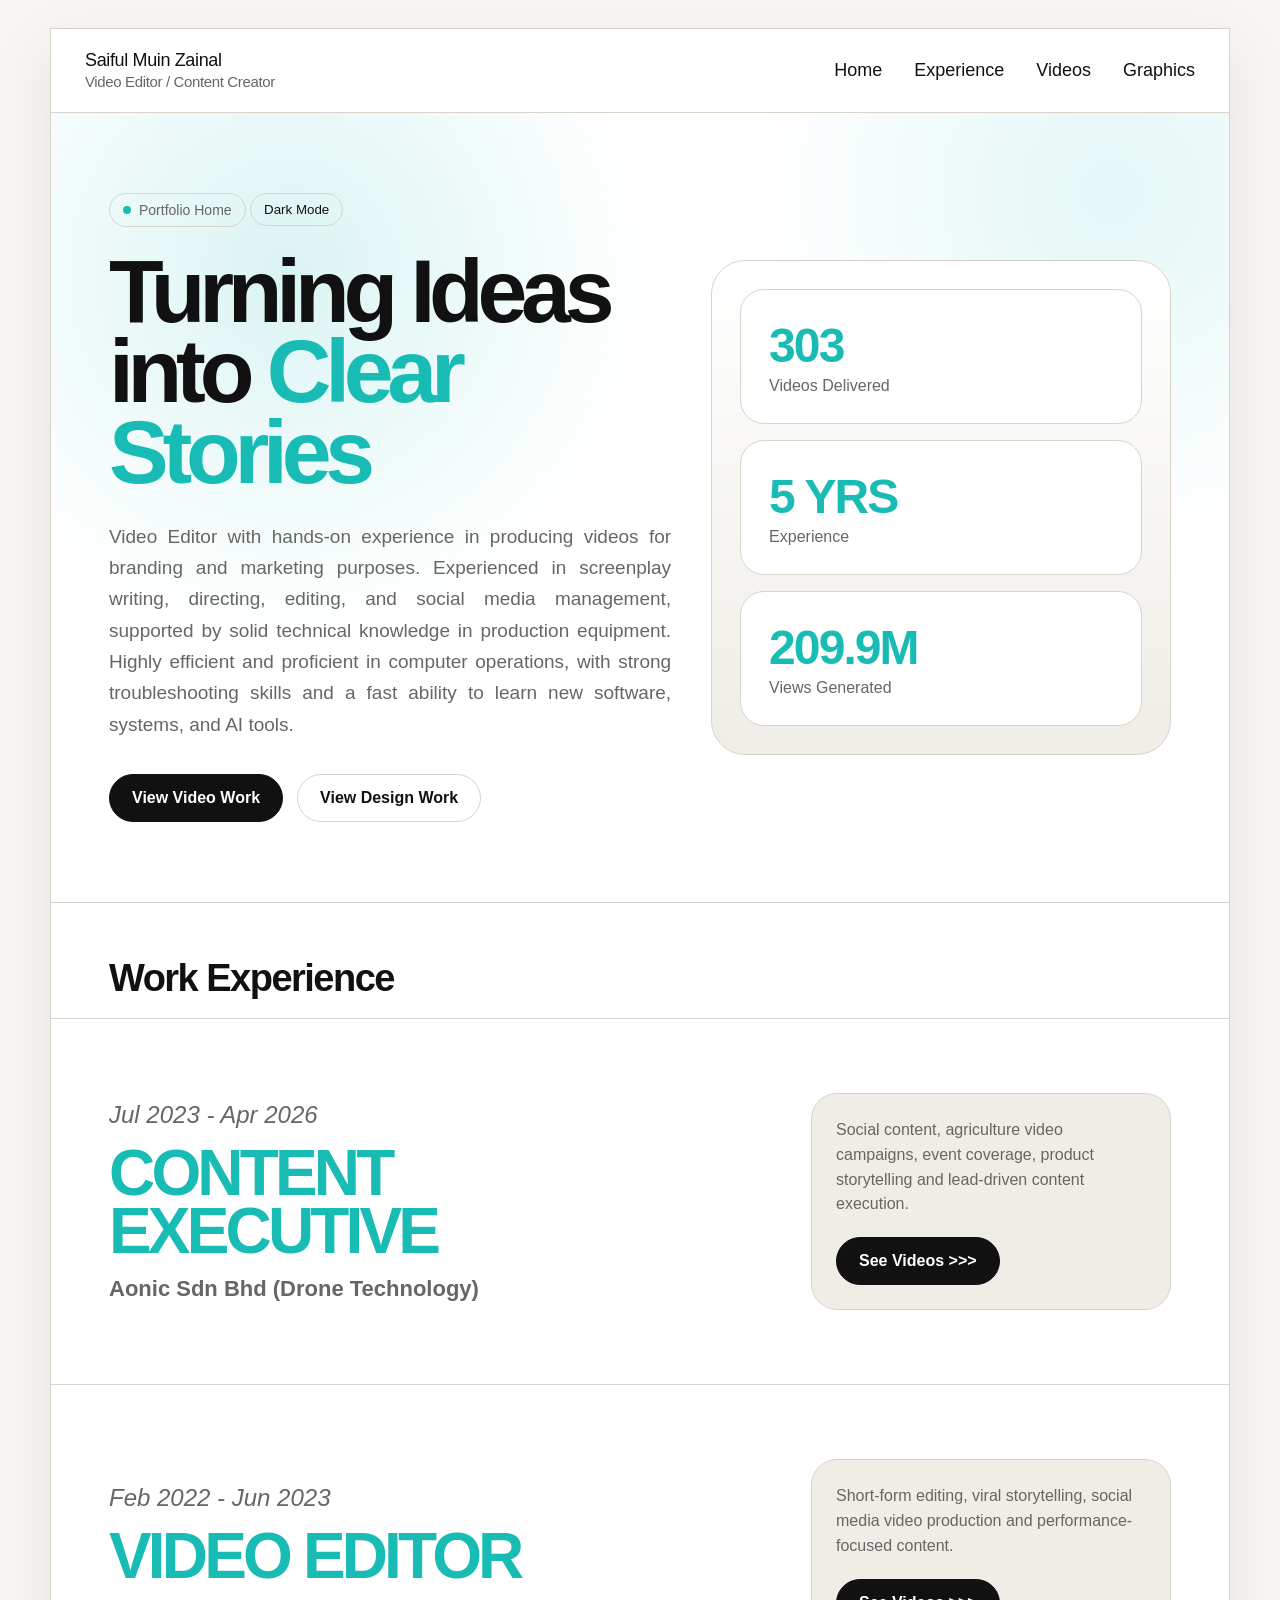
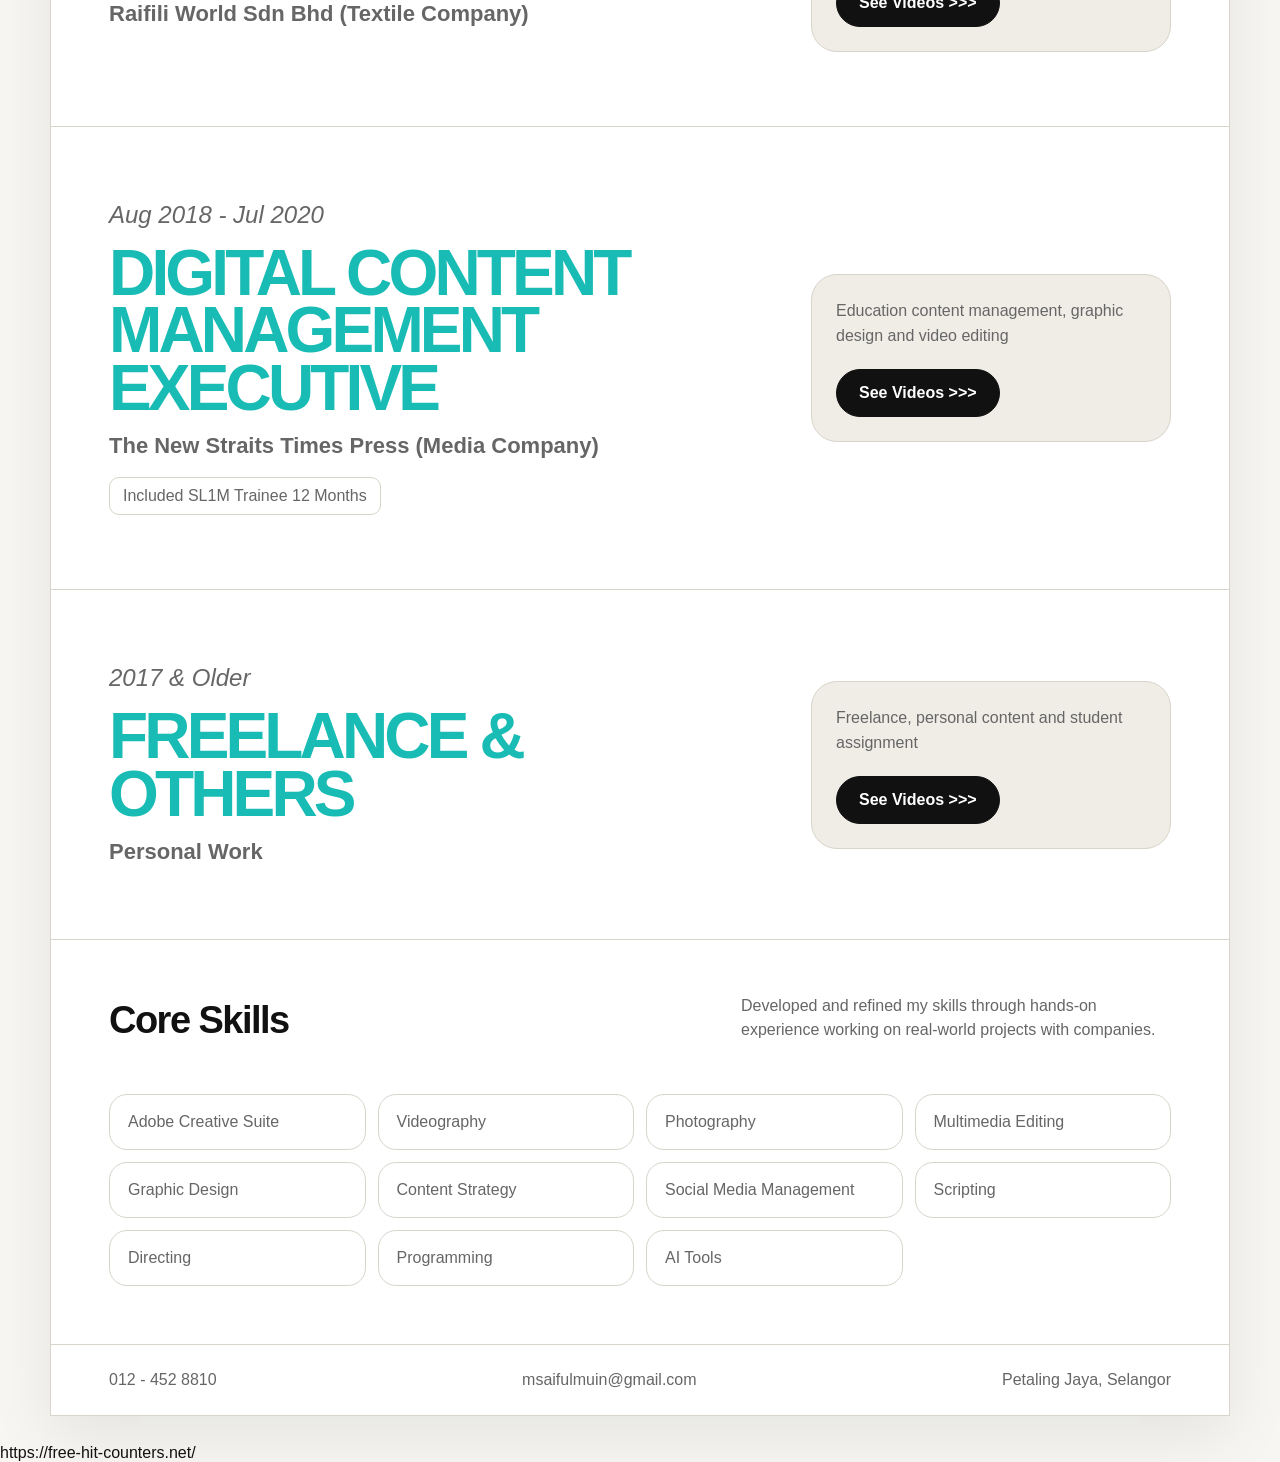
<file: index.html>
<!DOCTYPE html>
<html lang="en">
<head>
<meta charset="UTF-8" />
<meta name="viewport" content="width=device-width, initial-scale=1.0" />
<title>Saiful Muin Zainal | Video Portfolio</title>
<style>
:root{
  --bg:#f7f6f2;
  --ink:#111111;
  --muted:#666666;
  --line:#d8d4ca;
  --accent:#18bcb4;
  --accent-dark:#0f8f89;
  --card:#ffffff;
  --soft:#efede6;
  --shadow:0 20px 60px rgba(0,0,0,.08);
}

.dark{
  --bg:#080b12;
  --ink:#f3f4f6;
  --muted:#9ca3af;
  --line:#202838;
  --accent:#35d8cf;
  --accent-dark:#19aaa2;
  --card:#0f1522;
  --soft:#111827;
  --shadow:0 20px 70px rgba(0,0,0,.35);
}

*{margin:0;padding:0;box-sizing:border-box}
html{scroll-behavior:smooth}
body{
  font-family:Inter, Arial, Helvetica, sans-serif;
  background:var(--bg);
  color:var(--ink);
  transition:.25s ease;
}

a{color:inherit;text-decoration:none}

.page{
  width:min(1180px, calc(100% - 40px));
  margin:28px auto;
  border:1px solid var(--line);
  background:var(--card);
  box-shadow:var(--shadow);
}

.nav{
  position:sticky;
  top:0;
  z-index:99;
  display:flex;
  align-items:center;
  justify-content:space-between;
  gap:24px;
  padding:22px 34px;
  border-bottom:1px solid var(--line);
  background:rgba(255,255,255,.86);
  backdrop-filter:blur(18px);
}
.dark .nav{background:rgba(15,21,34,.82)}

.brand{
  font-size:18px;
  line-height:1.05;
  letter-spacing:-.02em;
}
.brand span{display:block;color:var(--muted);font-size:15px;margin-top:4px}

.menu{
  display:flex;
  align-items:center;
  gap:32px;
  list-style:none;
  font-size:18px;
}
.menu a{position:relative}
.menu a:after{
  content:"";
  position:absolute;
  left:0;
  bottom:-8px;
  width:0;
  height:2px;
  background:var(--accent);
  transition:.25s ease;
}
.menu a:hover:after{width:100%}

.theme{
  border:1px solid var(--line);
  background:transparent;
  color:var(--ink);
  padding:8px 13px;
  border-radius:999px;
  cursor:pointer;
}

.hero{
  min-height:560px;
  display:grid;
  grid-template-columns:1.1fr .9fr;
  gap:40px;
  align-items:center;
  padding:80px 58px;
  border-bottom:1px solid var(--line);
  background:
    radial-gradient(circle at 20% 20%, rgba(24,188,180,.16), transparent 32%),
    radial-gradient(circle at 90% 10%, rgba(24,188,180,.12), transparent 28%);
}

.eyebrow{
  display:inline-flex;
  gap:8px;
  align-items:center;
  padding:8px 13px;
  border:1px solid var(--line);
  border-radius:999px;
  color:var(--muted);
  font-size:14px;
  margin-bottom:24px;
}
.eyebrow:before{content:"";width:8px;height:8px;border-radius:50%;background:var(--accent)}

.hero h1{
  font-size:clamp(48px, 7vw, 104px);
  line-height:.9;
  letter-spacing:-.07em;
  max-width:780px;
}
.hero h1 em{
  font-style:normal;
  color:var(--accent);
}
.hero p{
  max-width:660px;
  margin-top:28px;
  color:var(--muted);
  font-size:19px;
  line-height:1.65;
}

.hero-actions{display:flex;gap:14px;flex-wrap:wrap;margin-top:34px}
.btn{
  display:inline-flex;
  align-items:center;
  justify-content:center;
  min-height:48px;
  padding:0 22px;
  border-radius:999px;
  border:1px solid var(--line);
  font-weight:700;
  transition:.2s ease;
}
.btn.primary{background:var(--ink);color:var(--card);border-color:var(--ink)}
.btn:hover{transform:translateY(-2px)}

.stat-panel{
  border:1px solid var(--line);
  border-radius:34px;
  padding:28px;
  background:linear-gradient(180deg, var(--card), var(--soft));
}
.stats{display:grid;gap:16px}
.stat{
  padding:28px;
  border:1px solid var(--line);
  border-radius:24px;
  background:var(--card);
}
.stat strong{display:block;color:var(--accent);font-size:48px;letter-spacing:-.04em}
.stat span{display:block;color:var(--muted);font-size:16px;margin-top:4px}

.section-title{
  padding:54px 58px 18px;
  display:flex;
  justify-content:space-between;
  gap:20px;
  align-items:end;
}
.section-title h2{font-size:38px;letter-spacing:-.04em}
.section-title p{color:var(--muted);max-width:430px;line-height:1.5}

.timeline{border-top:1px solid var(--line)}
.work{
  display:grid;
  grid-template-columns:1.1fr .9fr;
  gap:32px;
  align-items:center;
  padding:74px 58px;
  border-bottom:1px solid var(--line);
  position:relative;
  overflow:hidden;
}
.work:before{
  content:"";
  position:absolute;
  left:0;
  top:0;
  width:6px;
  height:100%;
  background:var(--accent);
  transform:scaleY(0);
  transform-origin:top;
  transition:.35s ease;
}
.work:hover:before{transform:scaleY(1)}
.date{
  font-size:24px;
  font-style:italic;
  color:var(--muted);
  margin-bottom:16px;
}
.role{
  font-size:clamp(38px,5vw,72px);
  line-height:.9;
  letter-spacing:-.06em;
  color:var(--accent);
  text-transform:uppercase;
  font-weight:900;
}
.company{
  margin-top:16px;
  font-size:22px;
  font-weight:800;
  color:var(--muted);
}
.badge{
  display:inline-block;
  margin-top:18px;
  padding:9px 13px;
  border:1px solid var(--line);
  border-radius:10px;
  color:var(--muted);
}
.work-card{
  justify-self:end;
  width:min(100%, 360px);
  padding:24px;
  border:1px solid var(--line);
  border-radius:26px;
  background:var(--soft);
}
.work-card p{color:var(--muted);line-height:1.55;margin-bottom:20px}

.skills{
  display:grid;
  grid-template-columns:repeat(4,1fr);
  gap:12px;
  padding:34px 58px 58px;
}
.skill{
  border:1px solid var(--line);
  padding:18px;
  border-radius:18px;
  color:var(--muted);
  background:var(--card);
}
.footer{
  padding:26px 58px;
  border-top:1px solid var(--line);
  display:flex;
  justify-content:space-between;
  gap:18px;
  flex-wrap:wrap;
  color:var(--muted);
}

.reveal{opacity:0;transform:translateY(26px);transition:.7s ease}
.reveal.show{opacity:1;transform:none}

@media(max-width:900px){
  .page{width:100%;margin:0;border-left:0;border-right:0}
  .nav{padding:18px;align-items:flex-start}
  .menu{display:none}
  .hero,.work{grid-template-columns:1fr;padding:52px 22px}
  .section-title{padding:42px 22px 16px;display:block}
  .section-title p{margin-top:10px}
  .stat-panel{border-radius:24px;padding:16px}
  .skills{grid-template-columns:1fr 1fr;padding:22px}
  .footer{padding:22px}
  .work-card{justify-self:start}
}
</style>
</head>
<body>
<div class="page">
  <nav class="nav">
    <a class="brand" href="#top">Saiful Muin Zainal<span>Video Editor / Content Creator</span></a>
    
    <ul class="menu">
      <li><a href="#top">Home</a></li>
      <li><a href="#work">Experience</a></li>
      <li><a href="#work">Videos</a></li>
      <li><a href="https://saifulmuin.github.io/work-artwork-gallery/" target="_blank">Graphics</a></li>      
    </ul>
    
  </nav>

  <main id="top">
    <section class="hero">
      <div class="reveal">
        <div class="eyebrow">Portfolio Home</div>  
        <button class="theme" id="themeToggle">Dark Mode</button>      
        <h1>Turning Ideas into <em>Clear Stories</em></h1>
        <p style="text-align: justify;">Video Editor with hands-on experience in producing videos for branding and marketing purposes. Experienced in screenplay writing, directing, editing, and social media management, supported by solid technical knowledge in production equipment. Highly efficient and proficient in computer operations, with strong troubleshooting skills and a fast ability to learn new software, systems, and AI tools.
        </p>
        <div class="hero-actions">
          <a class="btn primary" href="video.html?set=full" target="_blank">View Video Work</a>
          <a class="btn" href="https://saifulmuin.github.io/work-artwork-gallery/" target="_blank">View Design Work</a>
        </div>
      </div>

      <aside class="stat-panel reveal">
        <div class="stats">
          <div class="stat"><strong>303</strong><span>Videos Delivered</span></div>
          <div class="stat"><strong>5 YRS</strong><span>Experience</span></div>
          <div class="stat"><strong>209.9M</strong><span>Views Generated</span></div>
        </div>
      </aside>
    </section>

    <section id="work">
      <div class="section-title reveal">
        <h2>Work Experience</h2>
        <p> </p>
      </div>

      <div class="timeline">
        <article class="work reveal">
          <div>
            <div class="date">Jul 2023 - Apr 2026</div>
            <h3 class="role">Content Executive</h3>
            <div class="company">Aonic Sdn Bhd (Drone Technology)</div>
          </div>
          <div class="work-card">
            <p>Social content, agriculture video campaigns, event coverage, product storytelling and lead-driven content execution.</p>
            <a class="btn primary" href="video.html?set=aonic">See Videos >>></a>
          </div>
        </article>

        <article class="work reveal">
          <div>
            <div class="date">Feb 2022 - Jun 2023</div>
            <h3 class="role">Video Editor</h3>
            <div class="company">Raifili World Sdn Bhd (Textile Company)</div>
          </div>
          <div class="work-card">
            <p>Short-form editing, viral storytelling, social media video production and performance-focused content.</p>
            <a class="btn primary" href="video.html?set=raifili">See Videos >>></a>
          </div>
        </article>

        <article class="work reveal">
          <div>
            <div class="date">Aug 2018 - Jul 2020</div>
            <h3 class="role">Digital Content Management Executive</h3>
            <div class="company">The New Straits Times Press (Media Company)</div>
            <span class="badge">Included SL1M Trainee 12 Months</span>
          </div>
          <div class="work-card">
            <p>Education content management, graphic design and video editing</p>
            <a class="btn primary" href="video.html?set=nstp">See Videos >>></a>
          </div>
        </article>

        <article class="work reveal">
          <div>
            <div class="date">2017 & Older</div>
            <h3 class="role">Freelance & Others</h3>
            <div class="company">Personal Work</div>            
          </div>
          <div class="work-card">
            <p>Freelance, personal content and student assignment</p>
            <a class="btn primary" href="video.html?set=others">See Videos >>></a>
          </div>
        </article>

      </div>
    </section>

    <section>
      <div class="section-title reveal">
        <h2>Core Skills</h2>
        <p>Developed and refined my skills through hands-on experience working on real-world projects with companies.</p>
      </div>
      <div class="skills reveal">
        <div class="skill">Adobe Creative Suite</div>
        <div class="skill">Videography</div>
        <div class="skill">Photography</div>
        <div class="skill">Multimedia Editing</div>
        <div class="skill">Graphic Design</div>
        <div class="skill">Content Strategy</div>
        <div class="skill">Social Media Management</div>
        <div class="skill">Scripting</div>
        <div class="skill">Directing</div>
        <div class="skill">Programming</div>
        <div class="skill">AI Tools</div>        
      </div>
    </section>
  </main>

  <footer class="footer">
    <span>012 - 452 8810</span>
    <span>msaifulmuin@gmail.com</span>
    <span>Petaling Jaya, Selangor</span>
  </footer>
</div>
 <a href='https://free-hit-counters.net/'>https://free-hit-counters.net/</a> <script type='text/javascript' src='https://www.freevisitorcounters.com/auth.php?id=d3fd2ee7ff5a324f652316e7dc09ade81d0de116'></script>
<script type="text/javascript" src="https://www.freevisitorcounters.com/en/home/counter/1552037/t/5"></script>
<script>
const root = document.body;
const btn = document.getElementById('themeToggle');
const saved = localStorage.getItem('premiumTheme');
if(saved === 'dark') root.classList.add('dark');
btn.textContent = root.classList.contains('dark') ? 'Light Mode' : 'Dark Mode';
btn.addEventListener('click',()=>{
  root.classList.toggle('dark');
  const isDark = root.classList.contains('dark');
  btn.textContent = isDark ? 'Light Mode' : 'Dark Mode';
  localStorage.setItem('premiumTheme', isDark ? 'dark' : 'light');
});

const reveals = document.querySelectorAll('.reveal');
const observer = new IntersectionObserver(entries=>{
  entries.forEach(entry=>{
    if(entry.isIntersecting) entry.target.classList.add('show');
  });
},{threshold:.12});
reveals.forEach(el=>observer.observe(el));
</script>
</body>
</html>
</file>
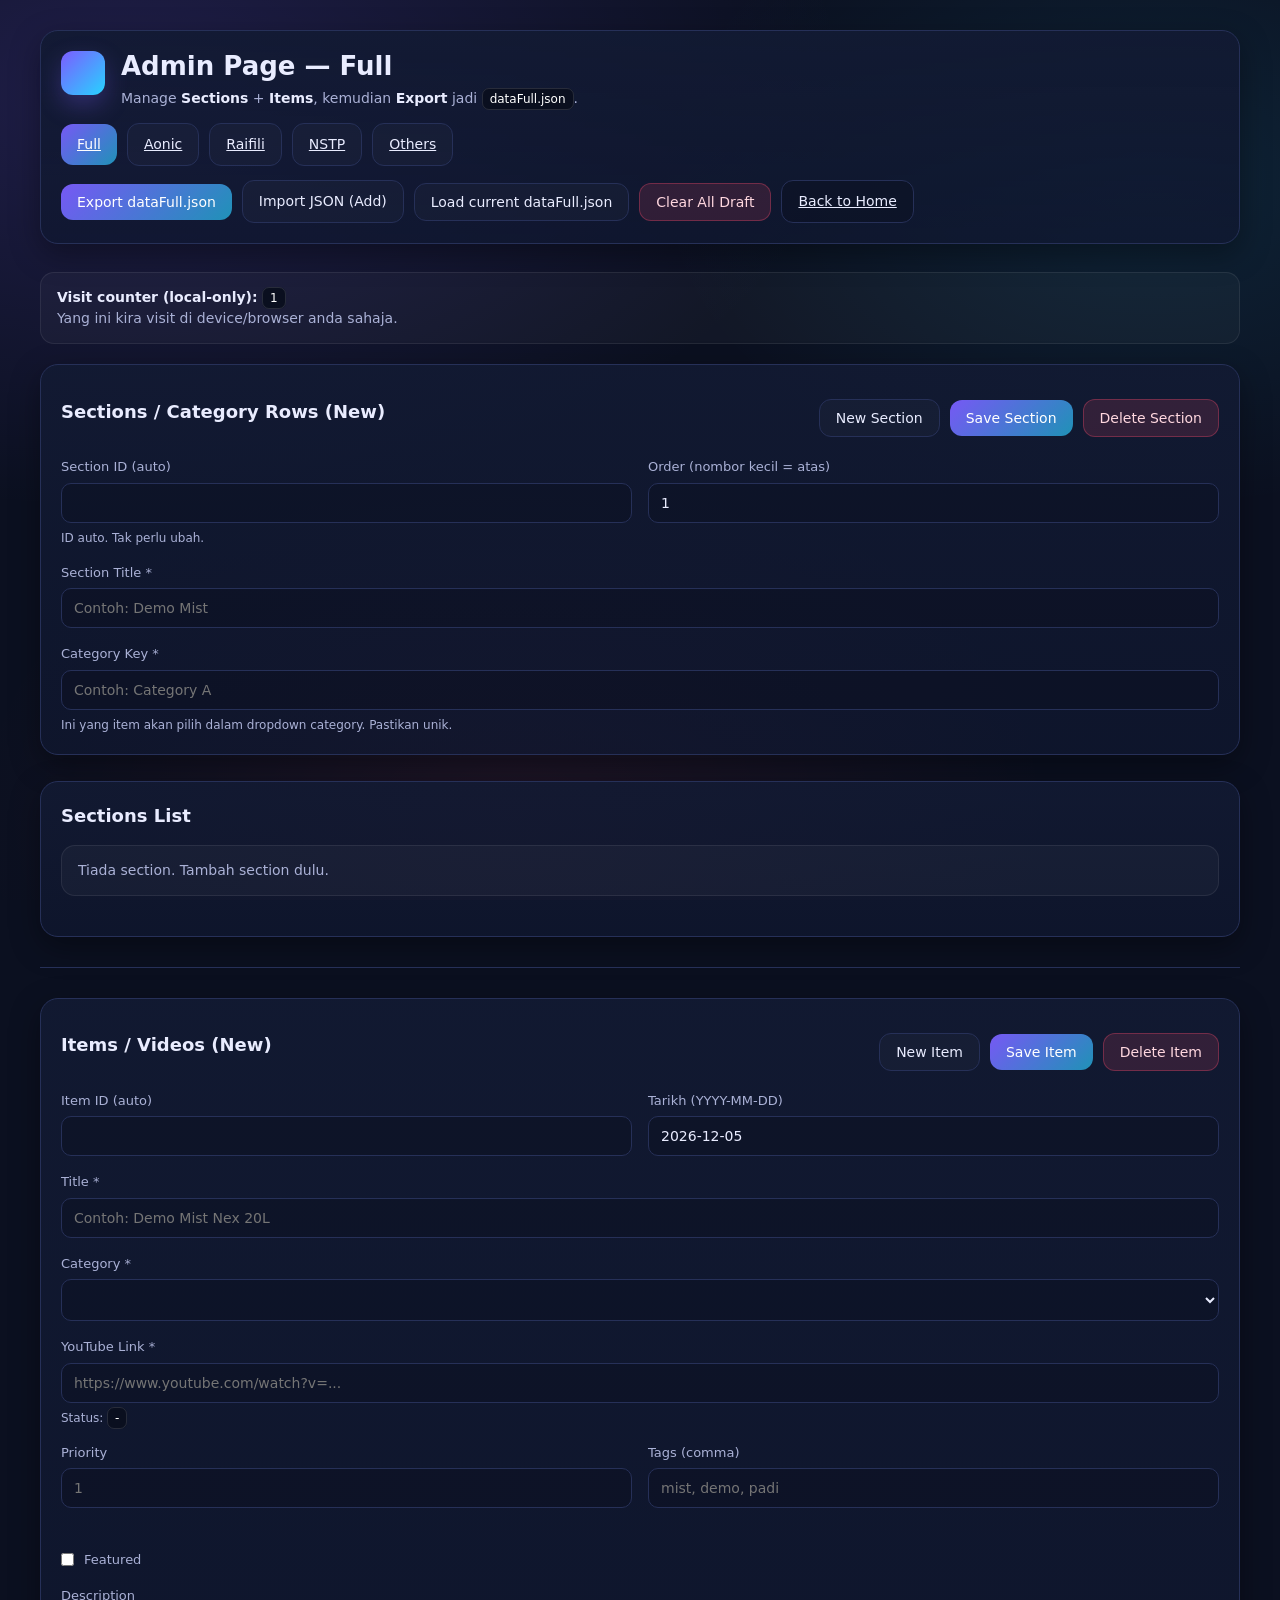
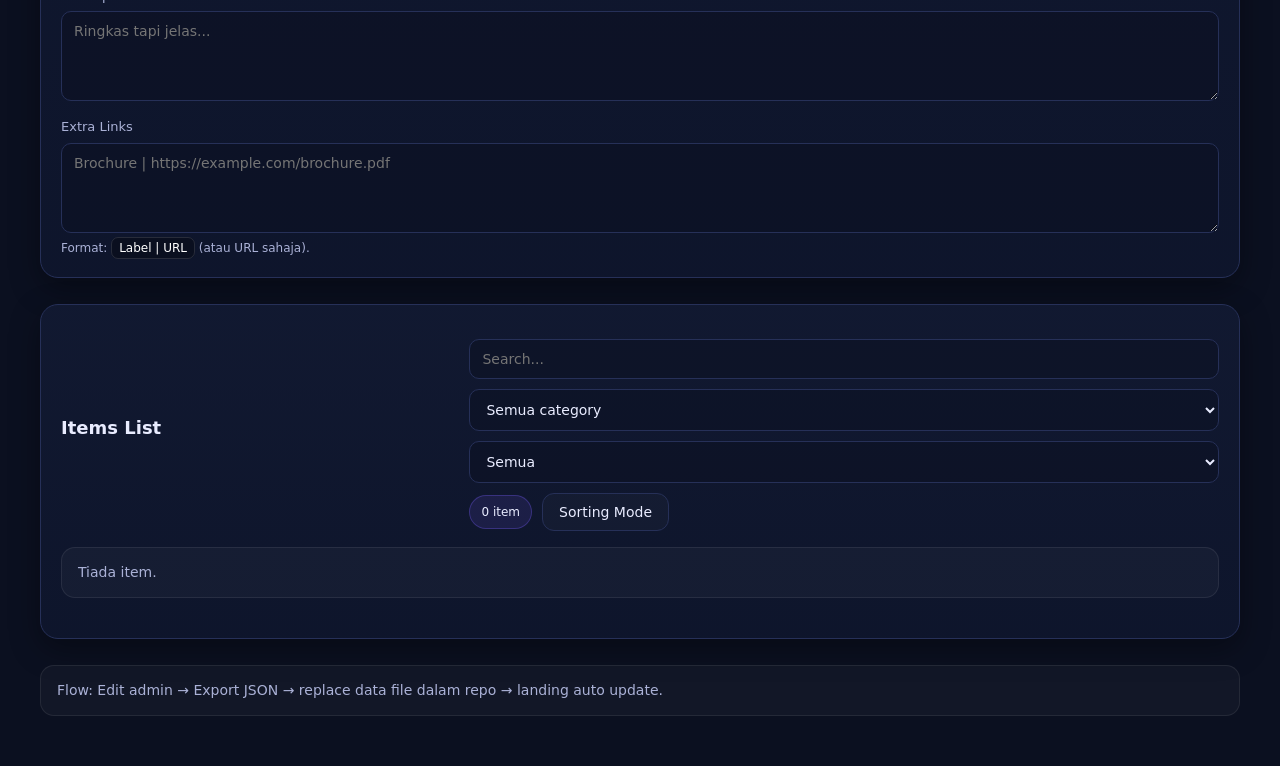
<file: admin.html>
<!doctype html>
<html lang="ms">
<head>
  <meta charset="utf-8" />
  <meta name="viewport" content="width=device-width, initial-scale=1" />
  <title>Admin — JSON Builder</title>
  <link rel="stylesheet" href="admin.css" />
</head>
<body>
  <div class="container">
    <section class="header">
      <div class="brand"><div class="logo" aria-hidden="true"></div><div class="hgroup">
        <h1 id="adminTitle">Admin Page — JSON Builder</h1>
        <p>Manage <b>Sections</b> + <b>Items</b>, kemudian <b>Export</b> jadi <span class="kbd" id="dataFileLabel">data.json</span>.</p>
      </div></div>
      <div class="toolbar" id="setButtons"></div>
      <div class="toolbar">
        <button id="exportBtn" class="btn primary">Export data.json</button>
        <label class="btn ghost" style="display:inline-flex;gap:8px;align-items:center;cursor:pointer">Import JSON (Add)<input id="importFile" type="file" accept="application/json" style="display:none" /></label>
        <button id="loadSampleBtn" class="btn ghost">Load current data.json</button>
        <button id="clearAllBtn" class="btn danger">Clear All Draft</button>
		<a href="index.html" class="btn">Back to Home</a>
      </div>
    </section>

    <div class="notice"><b>Visit counter (local-only):</b> <span class="kbd" id="visitCount">0</span><br/>Yang ini kira visit di device/browser anda sahaja.</div>

    <section class="form">
      <header><h2>Sections / Category Rows (<span id="sec_mode">New</span>)</h2><div class="toolbar"><button id="sec_newBtn" class="btn ghost">New Section</button><button id="sec_saveBtn" class="btn primary">Save Section</button><button id="sec_deleteBtn" class="btn danger">Delete Section</button></div></header>
      <div class="content">
        <div class="field"><div class="label">Section ID (auto)</div><input id="sec_id" class="input" readonly /><div class="help">ID auto. Tak perlu ubah.</div></div>
        <div class="field"><div class="label">Order (nombor kecil = atas)</div><input id="sec_order" class="input" placeholder="1" /></div>
        <div class="field full"><div class="label">Section Title *</div><input id="sec_title" class="input" placeholder="Contoh: Demo Mist" /></div>
        <div class="field full"><div class="label">Category Key *</div><input id="sec_category" class="input" placeholder="Contoh: Category A" /><div class="help">Ini yang item akan pilih dalam dropdown category. Pastikan unik.</div></div>
      </div>
    </section>
    <section class="table"><header><h2>Sections List</h2></header><div id="sec_rows" class="rows"></div></section>
    <hr class="sep"/>

    <section class="form">
      <header><h2>Items / Videos (<span id="item_mode">New</span>)</h2><div class="toolbar"><button id="newBtn" class="btn ghost">New Item</button><button id="saveBtn" class="btn primary">Save Item</button><button id="deleteBtn" class="btn danger">Delete Item</button></div></header>
      <div class="content">
        <div class="field"><div class="label">Item ID (auto)</div><input id="id" class="input" readonly /></div>
        <div class="field"><div class="label">Tarikh (YYYY-MM-DD)</div><input id="created_at" class="input" placeholder="2026-03-02" /></div>
        <div class="field full"><div class="label">Title *</div><input id="title" class="input" placeholder="Contoh: Demo Mist Nex 20L" /></div>
        <div class="field full"><div class="label">Category *</div><select id="category" class="select" style="min-width:100%"></select></div>
        <div class="field full"><div class="label">YouTube Link *</div><input id="youtube_url" class="input" placeholder="https://www.youtube.com/watch?v=..." /><div class="help">Status: <span class="kbd" id="yt_status">-</span></div></div>
        <div class="field"><div class="label">Priority</div><input id="priority" class="input" placeholder="1" /></div>
        <div class="field"><div class="label">Tags (comma)</div><input id="tags" class="input" placeholder="mist, demo, padi" /></div>
        <div class="field" style="align-items:flex-start"><label style="display:flex;gap:10px;align-items:center;margin-top:26px"><input id="featured" type="checkbox" /><span class="label" style="margin:0">Featured</span></label></div>
        <div class="field full"><div class="label">Description</div><textarea id="description" class="input" placeholder="Ringkas tapi jelas..."></textarea></div>
        <div class="field full"><div class="label">Extra Links</div><textarea id="extra_links" class="input" placeholder="Brochure | https://example.com/brochure.pdf"></textarea><div class="help">Format: <span class="kbd">Label | URL</span> (atau URL sahaja).</div></div>
      </div>
    </section>

    <section class="table"><header><h2>Items List</h2><div class="toolbar"><input id="search" class="input" placeholder="Search..." /><select id="filter_cat" class="select"><option value="">Semua category</option></select><select id="filter_feat" class="select"><option value="">Semua</option><option value="featured">Featured sahaja</option></select><span id="count" class="badge">0 item</span><button id="sortToggleBtn" class="btn ghost" type="button">Sorting Mode</button></div></header><div id="sortHelp" class="sort-help" hidden></div><div id="rows" class="rows"></div></section>
    <div class="notice">Flow: Edit admin → Export JSON → replace data file dalam repo → landing auto update.</div>
  </div>
  <div id="toast" class="toast"></div>
  <script src="portfolio.config.js"></script>
  <script src="admin.js"></script>
</body>
</html>
</file>
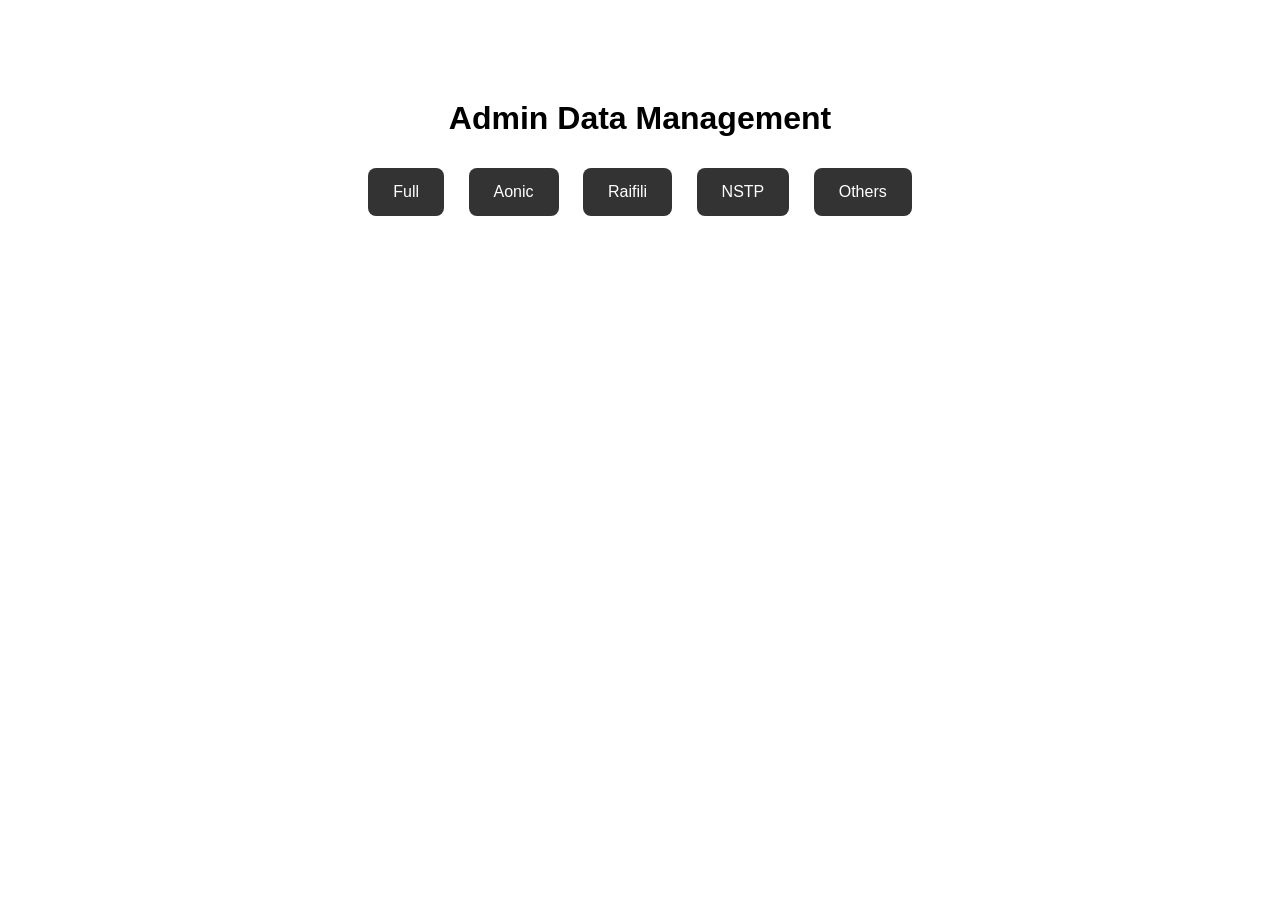
<file: adminSelect.html>
<!DOCTYPE html>
<html lang="en">
<head>
    <meta charset="UTF-8">
    <title>My Portfolio</title>
    <style>
        body {
            font-family: Arial, sans-serif;
            text-align: center;
            margin-top: 100px;
        }

        .btn {
            display: inline-block;
            margin: 10px;
            padding: 15px 25px;
            font-size: 16px;
            text-decoration: none;
            color: white;
            background-color: #333;
            border-radius: 8px;
        }

        .btn:hover {
            background-color: #555;
        }
    </style>
</head>
<body>

    <h1>Admin Data Management</h1>

    <a href="admin.html?set=full" class="btn">Full</a>
    <a href="admin.html?set=aonic" class="btn">Aonic</a>
    <a href="admin.html?set=raifili" class="btn">Raifili</a>
    <a href="admin.html?set=nstp" class="btn">NSTP</a>
    <a href="admin.html?set=others" class="btn">Others</a>

</body>
</html>
</file>
<file: admin.css>
*{
  box-sizing:border-box;
  margin:0;
  padding:0;
  font-family:system-ui,-apple-system,Segoe UI,Roboto,Arial,sans-serif;
}

:root{
  --bg:#0b1020;
  --panel:#121a33;
  --panel-2:#0f1730;
  --panel-3:#182241;
  --text:#e9ecff;
  --muted:#aab1d6;
  --line:#263058;
  --accent:#7c5cff;
  --accent-2:#27d3ff;
  --danger:#ff4d6d;
  --success:#22c55e;
  --warning:#f59e0b;
  --shadow:0 10px 30px rgba(0,0,0,.35);
}

html,body{
  min-height:100%;
}

body{
  background:
    radial-gradient(1200px 700px at 10% 10%, rgba(124,92,255,.18), transparent 60%),
    radial-gradient(900px 600px at 90% 20%, rgba(39,211,255,.10), transparent 55%),
    radial-gradient(900px 600px at 40% 90%, rgba(255,77,109,.08), transparent 60%),
    var(--bg);
  background-attachment:fixed;
  color:var(--text);
  padding:30px;
  line-height:1.5;
}

.container{
  max-width:1200px;
  margin:auto;
}

/* header */

.header{
  margin-bottom:28px;
  background:linear-gradient(180deg, rgba(18,26,51,.92), rgba(15,23,48,.78));
  border:1px solid var(--line);
  border-radius:18px;
  padding:20px;
  box-shadow:var(--shadow);
}

.brand{
  display:flex;
  gap:16px;
  align-items:flex-start;
}

.logo{
  width:44px;
  height:44px;
  border-radius:12px;
  background:linear-gradient(135deg, var(--accent), var(--accent-2));
  box-shadow:0 10px 24px rgba(124,92,255,.28);
  flex:0 0 auto;
}

.hgroup h1{
  font-size:26px;
  margin-bottom:6px;
  line-height:1.2;
}

.hgroup p{
  color:var(--muted);
  font-size:14px;
}

b{
  color:var(--text);
}

/* toolbar */

.toolbar{
  display:flex;
  flex-wrap:wrap;
  gap:10px;
  margin-top:14px;
  align-items:center;
}

/* buttons */

.btn{
  padding:10px 16px;
  border-radius:12px;
  border:1px solid var(--line);
  background:rgba(10,14,28,.35);
  color:var(--text);
  cursor:pointer;
  font-size:14px;
  transition:.18s ease;
}

.btn:hover{
  transform:translateY(-1px);
  border-color:rgba(124,92,255,.7);
  background:rgba(255,255,255,.04);
}

.btn.primary{
  background:linear-gradient(135deg, rgba(124,92,255,.95), rgba(39,211,255,.65));
  border:none;
  color:#fff;
}

.btn.primary:hover{
  filter:brightness(1.05);
}

.btn.danger{
  background:rgba(255,77,109,.14);
  color:#ffd7df;
  border:1px solid rgba(255,77,109,.32);
}

.btn.danger:hover{
  background:rgba(255,77,109,.2);
  border-color:rgba(255,77,109,.5);
}

.btn.ghost{
  background:rgba(255,255,255,.02);
}

.sm{
  padding:7px 11px;
  font-size:13px;
}

/* forms */

.form{
  background:linear-gradient(180deg, rgba(18,26,51,.88), rgba(15,23,48,.72));
  border-radius:18px;
  padding:20px;
  margin-bottom:26px;
  border:1px solid var(--line);
  box-shadow:var(--shadow);
}

.form header{
  display:flex;
  justify-content:space-between;
  align-items:center;
  margin-bottom:20px;
  flex-wrap:wrap;
  gap:10px;
}

.form h2{
  font-size:18px;
}

.content{
  display:grid;
  grid-template-columns:1fr 1fr;
  gap:16px;
}

.field{
  display:flex;
  flex-direction:column;
  gap:6px;
}

.field.full{
  grid-column:1 / -1;
}

.label{
  font-size:13px;
  color:var(--muted);
}

.input,
.select,
textarea{
  padding:11px 12px;
  border-radius:10px;
  border:1px solid var(--line);
  font-size:14px;
  width:100%;
  background:rgba(10,14,28,.35);
  color:var(--text);
  outline:none;
  transition:border-color .18s ease, box-shadow .18s ease, background .18s ease;
}

.input:focus,
.select:focus,
textarea:focus{
  border-color:var(--accent);
  box-shadow:0 0 0 3px rgba(124,92,255,.16);
}

textarea{
  min-height:90px;
  resize:vertical;
}

.help{
  font-size:12px;
  color:var(--muted);
}

/* table section */

.table{
  background:linear-gradient(180deg, rgba(18,26,51,.88), rgba(15,23,48,.72));
  border-radius:18px;
  padding:20px;
  border:1px solid var(--line);
  margin-bottom:26px;
  box-shadow:var(--shadow);
}

.table header{
  display:flex;
  justify-content:space-between;
  align-items:center;
  margin-bottom:16px;
  flex-wrap:wrap;
  gap:10px;
}

.table h2{
  font-size:18px;
}

/* rows */

.rows{
  display:flex;
  flex-direction:column;
  gap:10px;
}

.row{
  display:grid;
  grid-template-columns:1.5fr 1fr 1fr auto;
  gap:12px;
  align-items:center;
  padding:14px;
  border-radius:14px;
  border:1px solid rgba(38,48,88,.9);
  background:rgba(255,255,255,.025);
  transition:.18s ease;
}

.item-desc{
  color:var(--muted);
  font-size:13px;
  line-height:1.45;
  display:-webkit-box;
  -webkit-line-clamp:3;
  -webkit-box-orient:vertical;
  overflow:hidden;
  word-break:break-word;
}

.row:hover{
  background:rgba(255,255,255,.05);
  border-color:rgba(124,92,255,.35);
}

.row strong{
  color:var(--text);
}

/* row actions */

.row-actions{
  display:flex;
  gap:8px;
  justify-content:flex-end;
  flex-wrap:wrap;
}

/* pills */

.pill{
  font-size:12px;
  padding:4px 8px;
  background:rgba(255,255,255,.05);
  border:1px solid rgba(255,255,255,.06);
  color:var(--muted);
  border-radius:999px;
  display:inline-block;
  margin-top:4px;
}

/* badge */

.badge{
  background:rgba(124,92,255,.12);
  color:var(--text);
  padding:7px 11px;
  border-radius:999px;
  font-size:12px;
  border:1px solid rgba(124,92,255,.3);
  display:inline-flex;
  align-items:center;
}


/* compact sorting mode */

.sort-help{
  margin:-4px 0 12px;
  padding:10px 12px;
  border-radius:12px;
  background:rgba(124,92,255,.10);
  border:1px solid rgba(124,92,255,.25);
  color:var(--muted);
  font-size:13px;
}

.rows.sort-mode{
  gap:6px;
}

.row.compact-row{
  grid-template-columns:auto minmax(0,1fr) auto;
  gap:10px;
  padding:8px 10px;
  border-radius:11px;
  min-height:48px;
}

.row.compact-row strong{
  display:block;
  font-size:13px;
  line-height:1.25;
  white-space:nowrap;
  overflow:hidden;
  text-overflow:ellipsis;
}

.compact-main{
  min-width:0;
}

.compact-meta{
  display:flex;
  flex-wrap:wrap;
  gap:6px 10px;
  margin-top:3px;
  color:var(--muted);
  font-size:11px;
  line-height:1.2;
}

.drag-handle{
  width:28px;
  height:28px;
  display:grid;
  place-items:center;
  border-radius:9px;
  border:1px solid rgba(255,255,255,.10);
  background:rgba(255,255,255,.045);
  color:var(--muted);
  cursor:grab;
  user-select:none;
}

.draggable-row{
  cursor:grab;
}

.draggable-row:active,
.draggable-row:active .drag-handle{
  cursor:grabbing;
}

.dragging{
  opacity:.55;
  border-style:dashed;
}

.drop-target{
  border-color:rgba(39,211,255,.75) !important;
  background:rgba(39,211,255,.08) !important;
}

.sort-disabled{
  opacity:.78;
}

.compact-actions{
  display:flex;
  justify-content:flex-end;
}

/* notice */

.notice{
  background:rgba(255,255,255,.03);
  border:1px solid rgba(255,255,255,.08);
  padding:14px 16px;
  border-radius:14px;
  font-size:14px;
  margin-bottom:20px;
  color:var(--muted);
}

.notice b{
  color:var(--text);
}

/* separator */

.sep{
  margin:30px 0;
  border:none;
  border-top:1px solid var(--line);
}

/* keyboard style */

.kbd{
  background:#0a0f1f;
  color:#fff;
  padding:3px 7px;
  border-radius:7px;
  font-size:12px;
  border:1px solid rgba(255,255,255,.12);
}

/* toast */

.toast{
  position:fixed;
  bottom:30px;
  right:30px;
  background:rgba(10,14,28,.96);
  color:#fff;
  padding:12px 16px;
  border-radius:12px;
  opacity:0;
  transform:translateY(20px);
  transition:.25s ease;
  pointer-events:none;
  border:1px solid rgba(255,255,255,.08);
  box-shadow:var(--shadow);
}

.toast.show{
  opacity:1;
  transform:translateY(0);
}

/* checkbox row */
input[type="checkbox"]{
  accent-color:#7c5cff;
}

/* hidden helpers from page */
.hide-sm{}
.hide-md{}
.hide-lg{}

/* responsive */

@media (max-width:900px){
  .content{
    grid-template-columns:1fr;
  }

  .row{
    grid-template-columns:1fr;
    gap:8px;
  }

  .row-actions{
    justify-content:flex-start;
  }

  .hide-md,
  .hide-sm,
  .hide-lg{
    display:none !important;
  }
}

@media (max-width:640px){
  body{
    padding:16px;
  }

  .header,
  .form,
  .table{
    padding:16px;
    border-radius:16px;
  }

  .hgroup h1{
    font-size:22px;
  }
}
</file>
